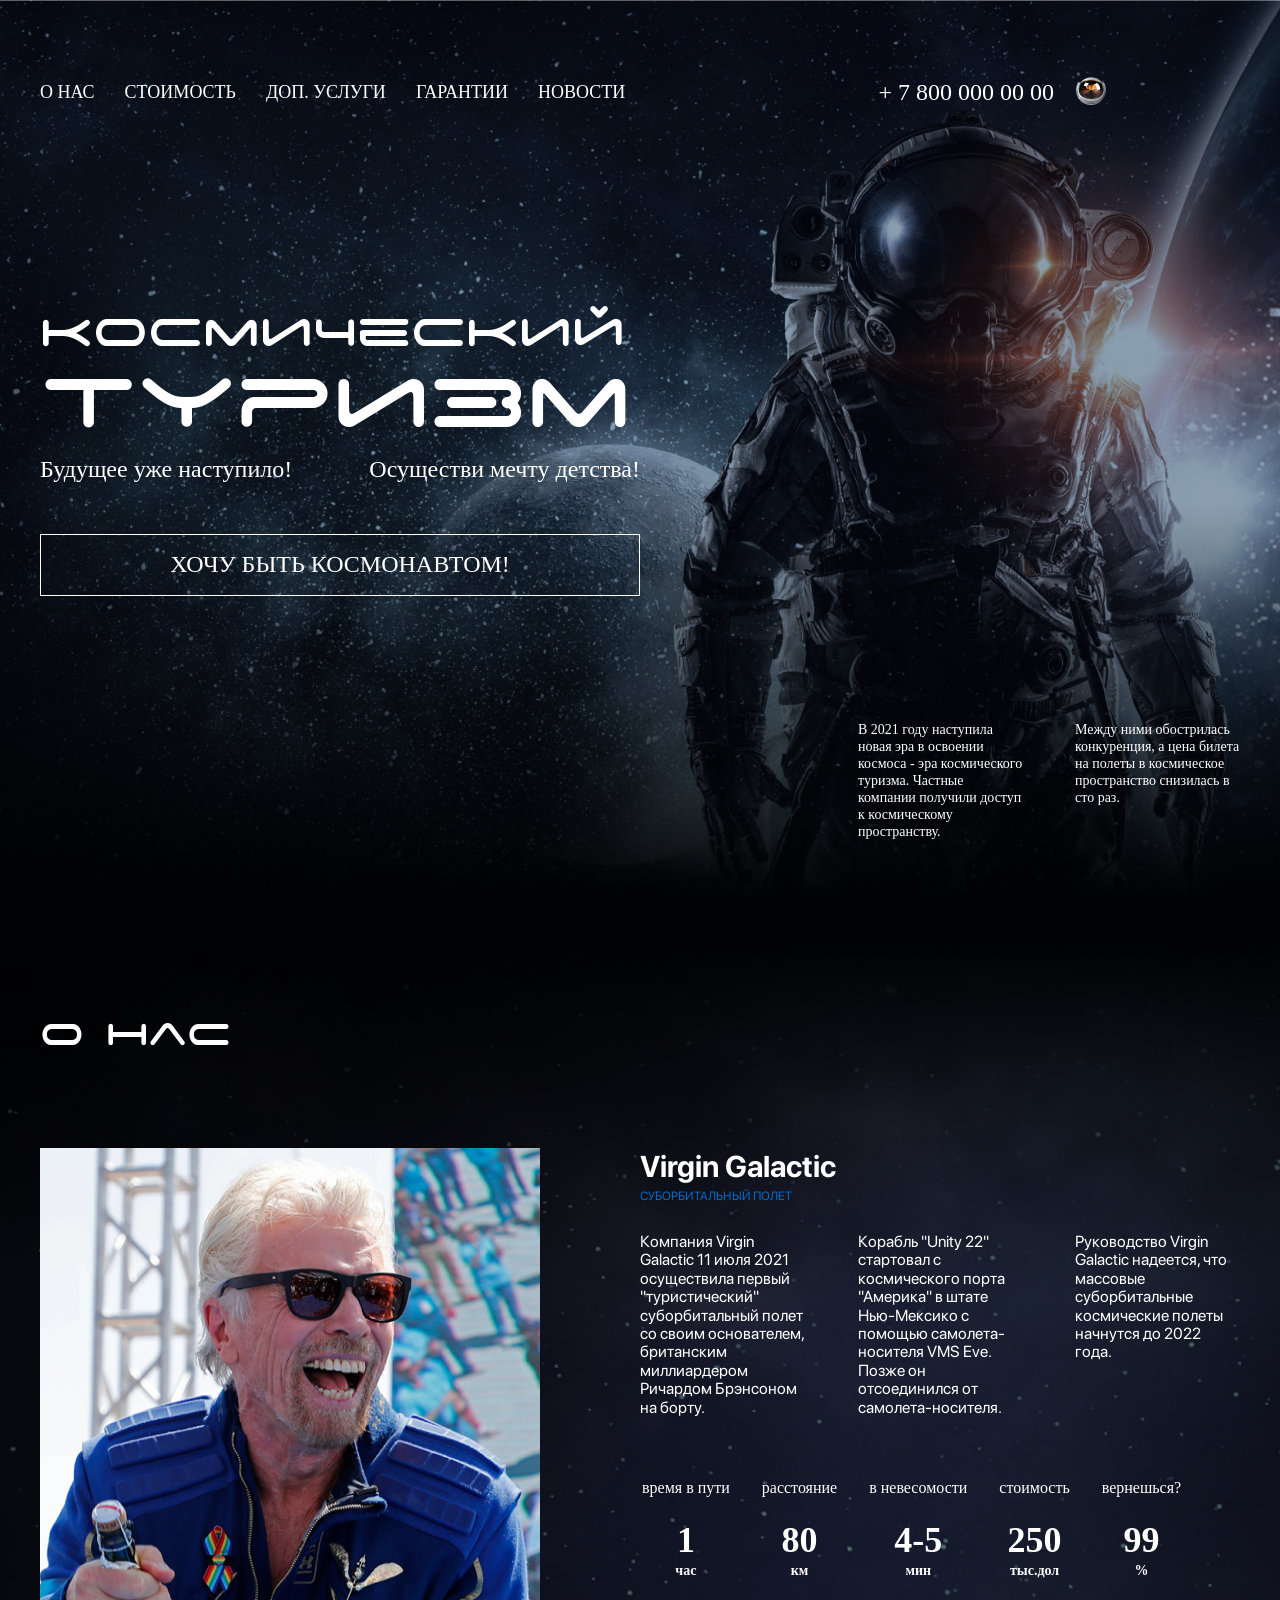
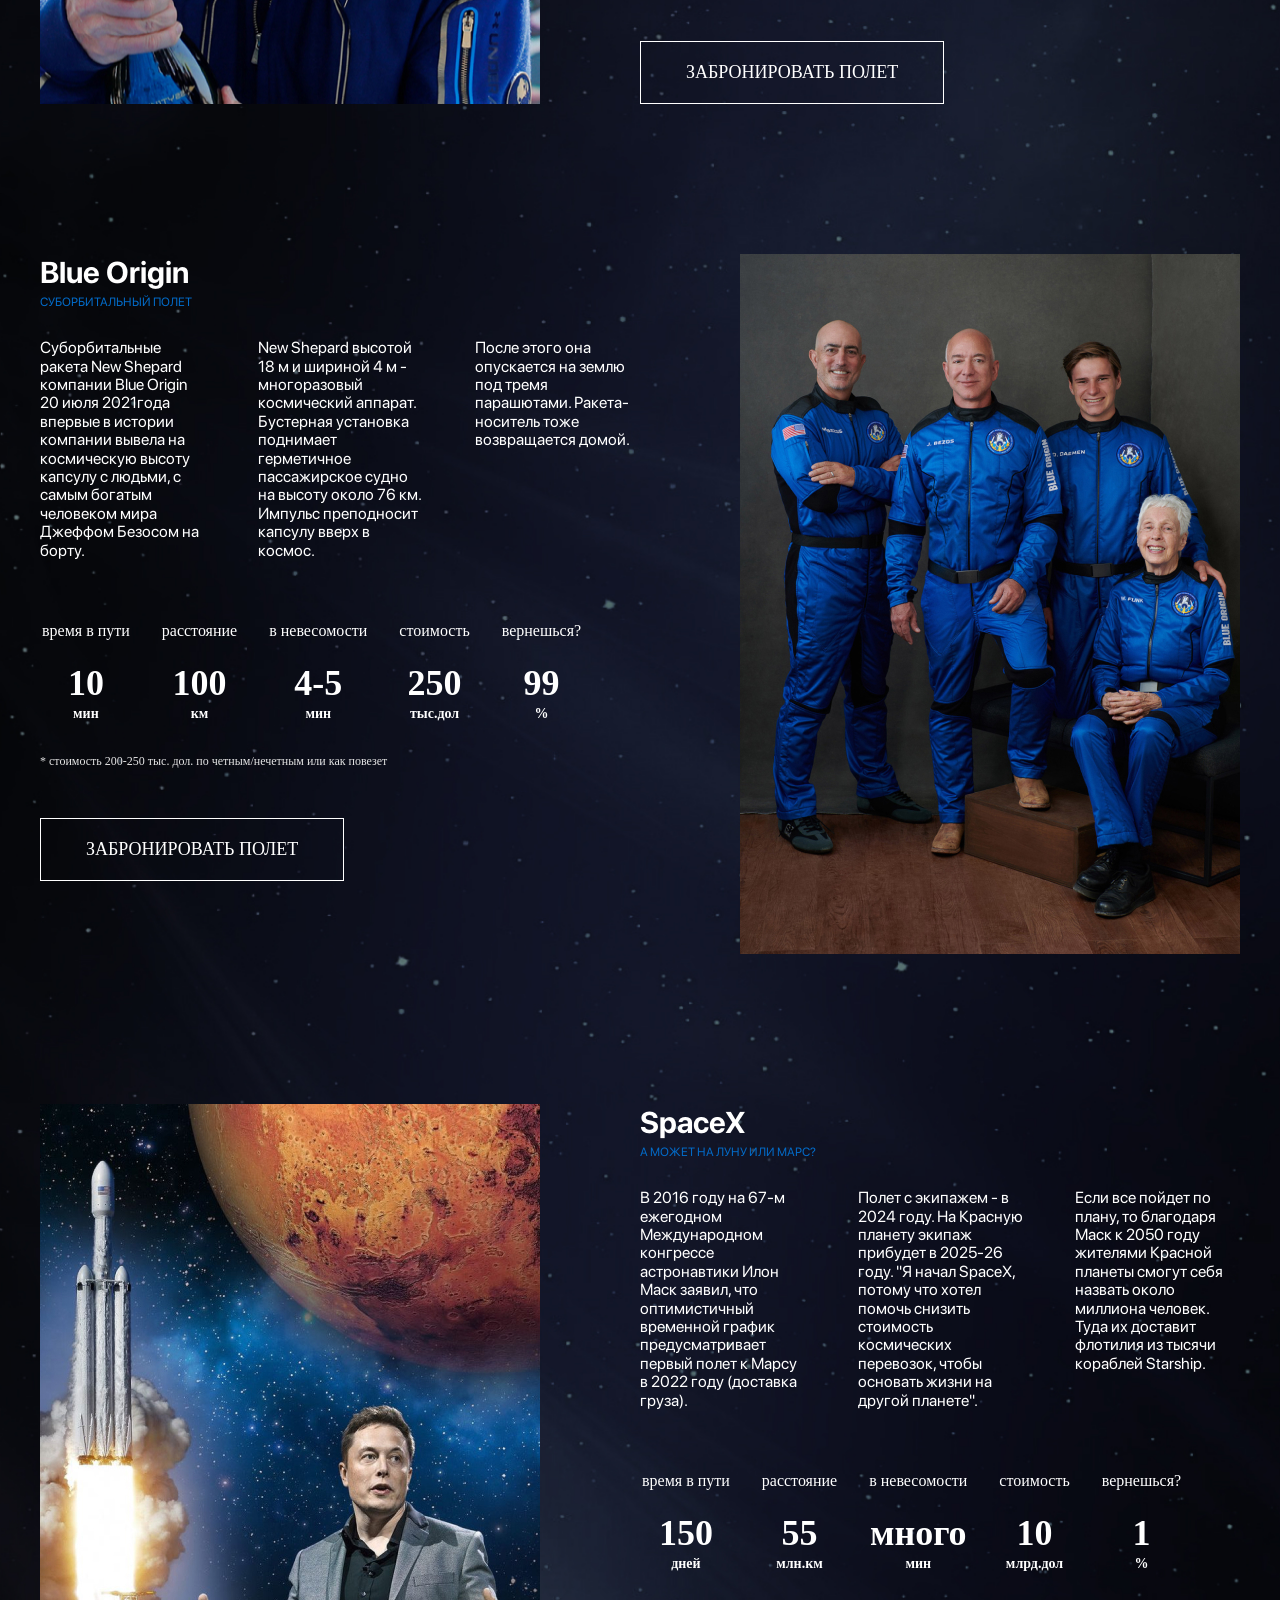
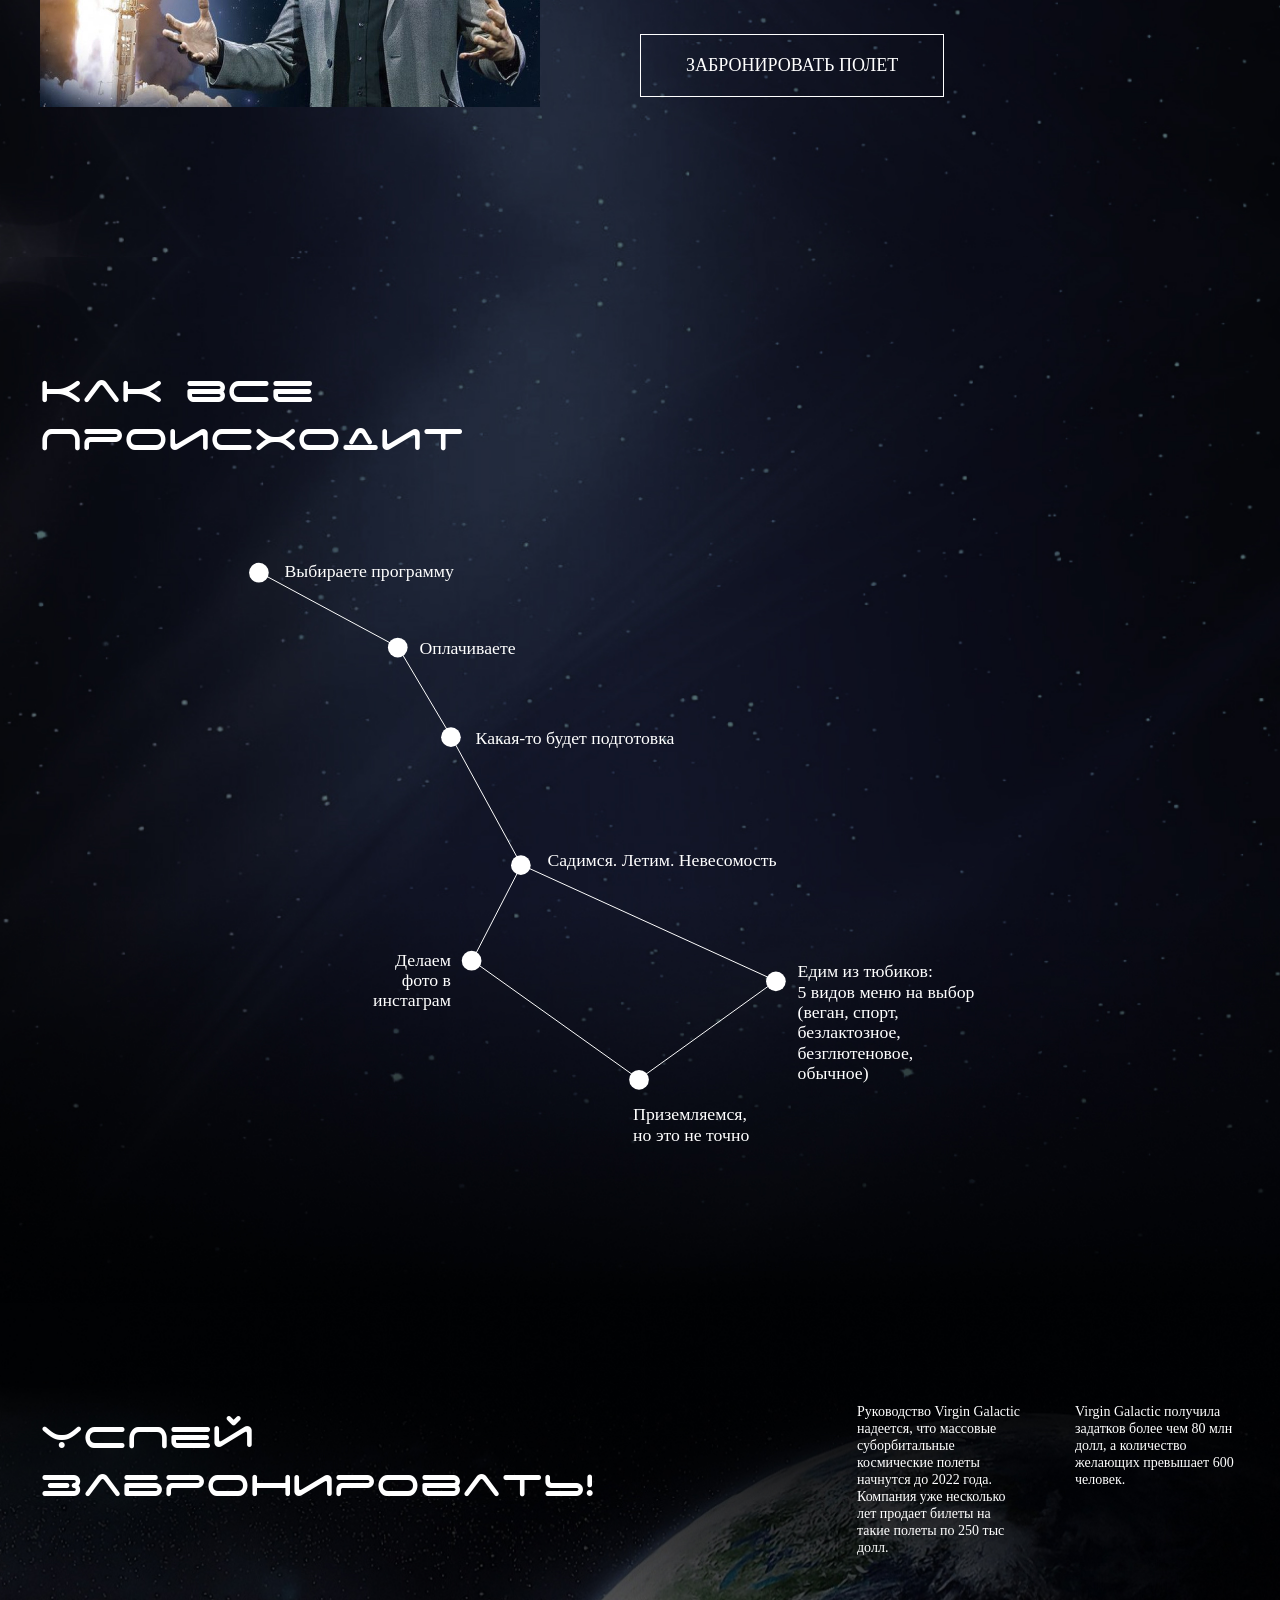
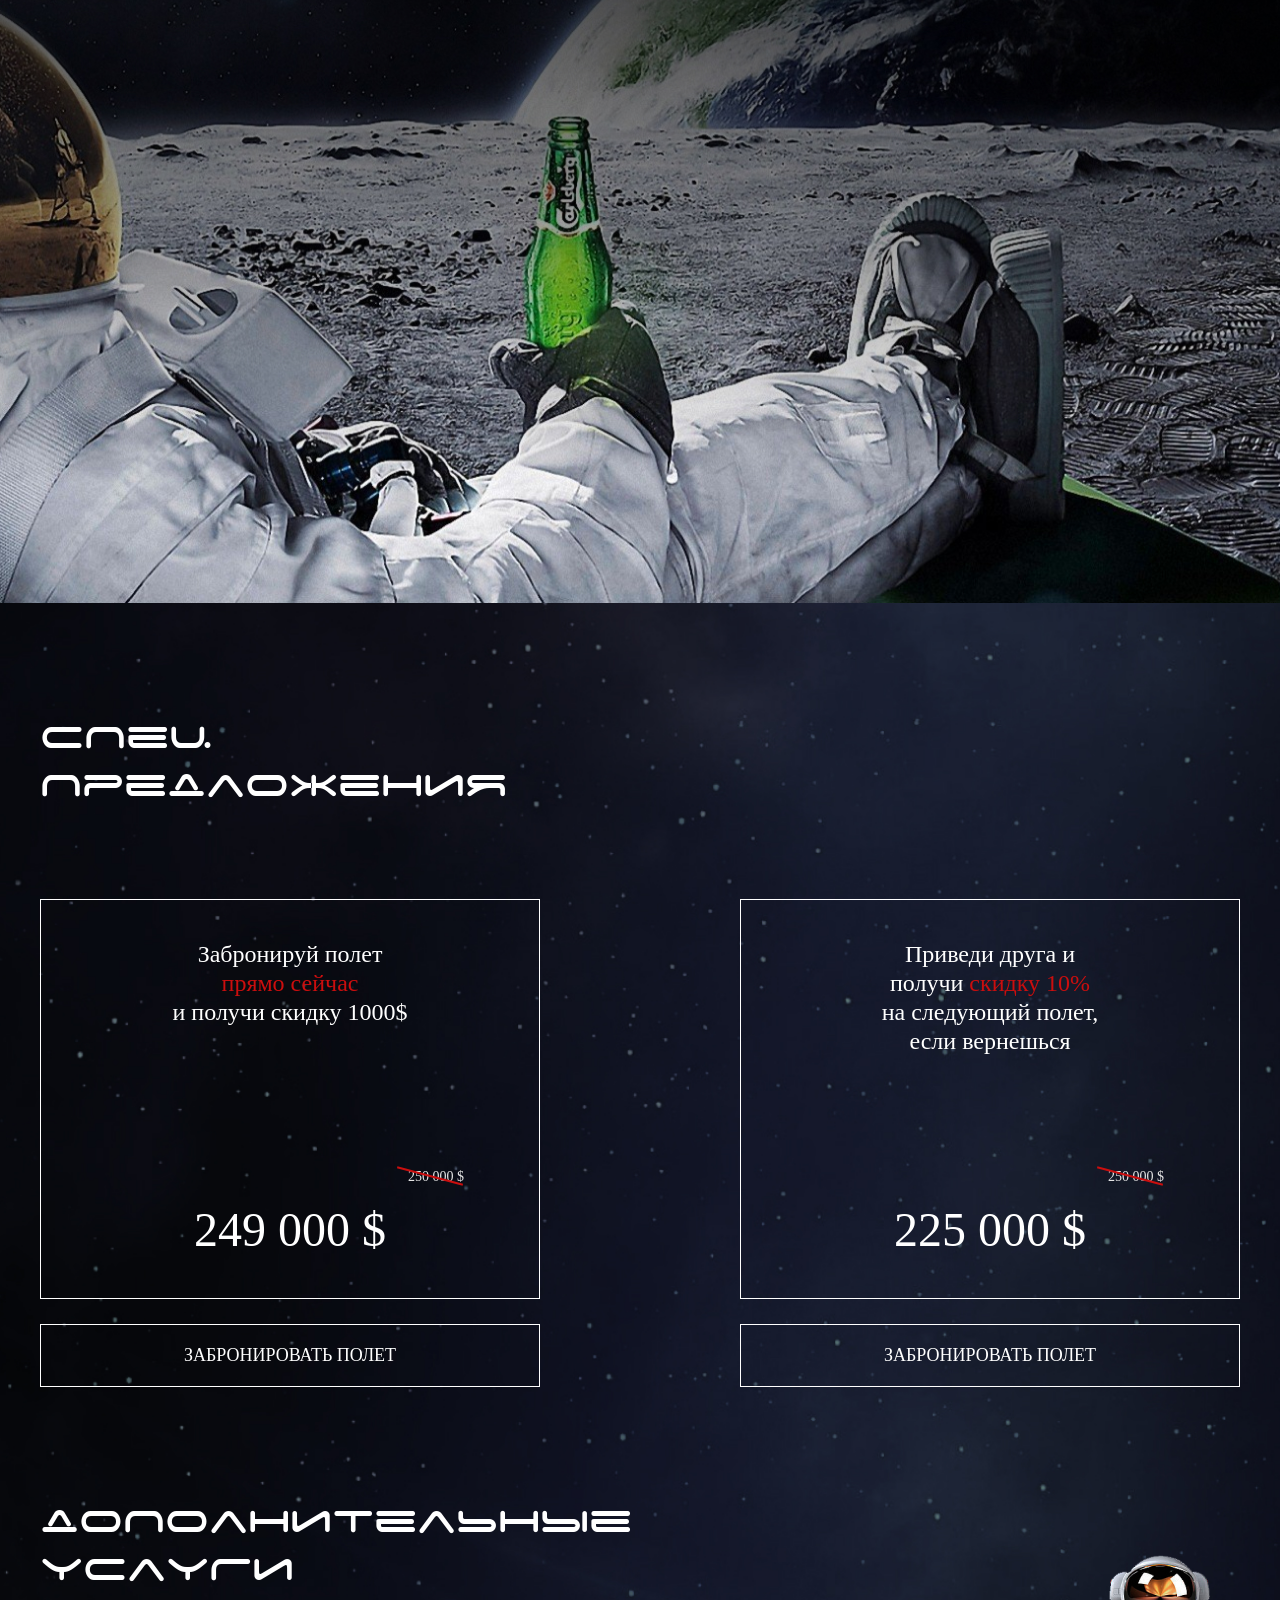
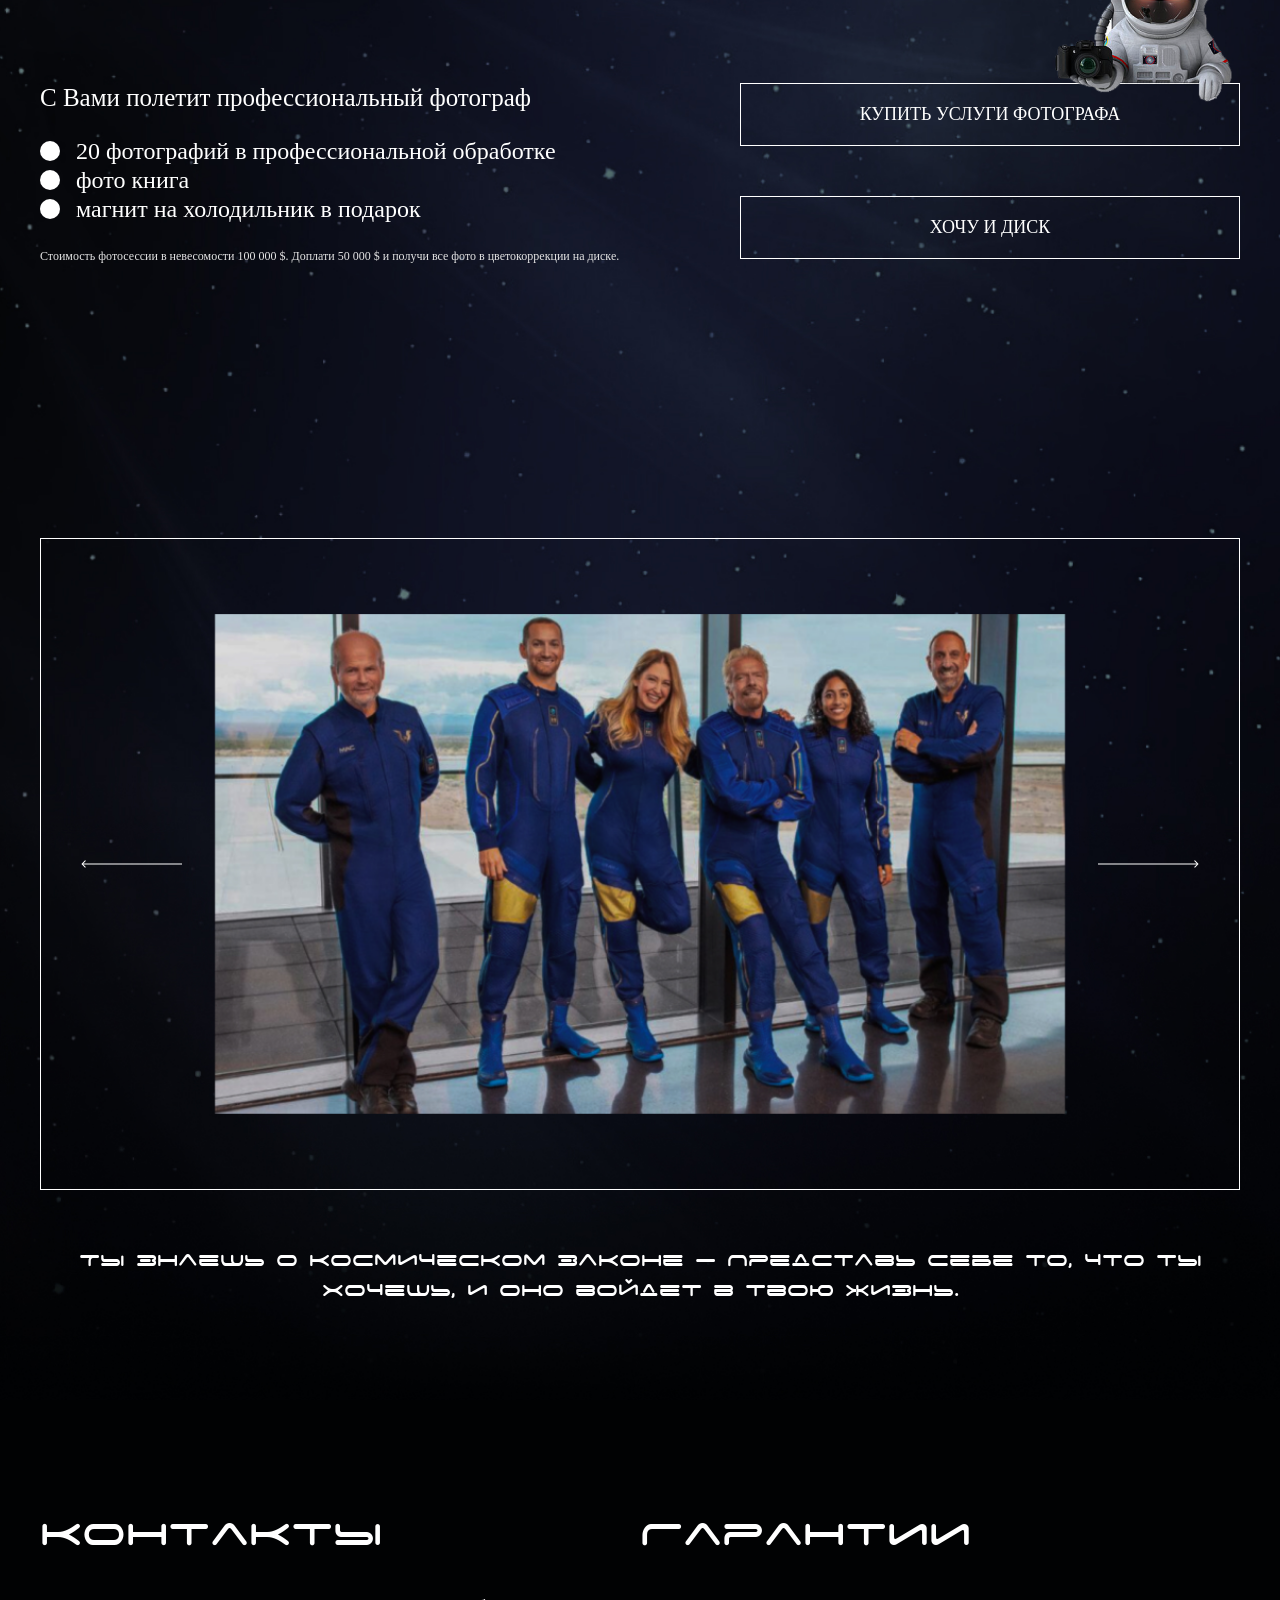
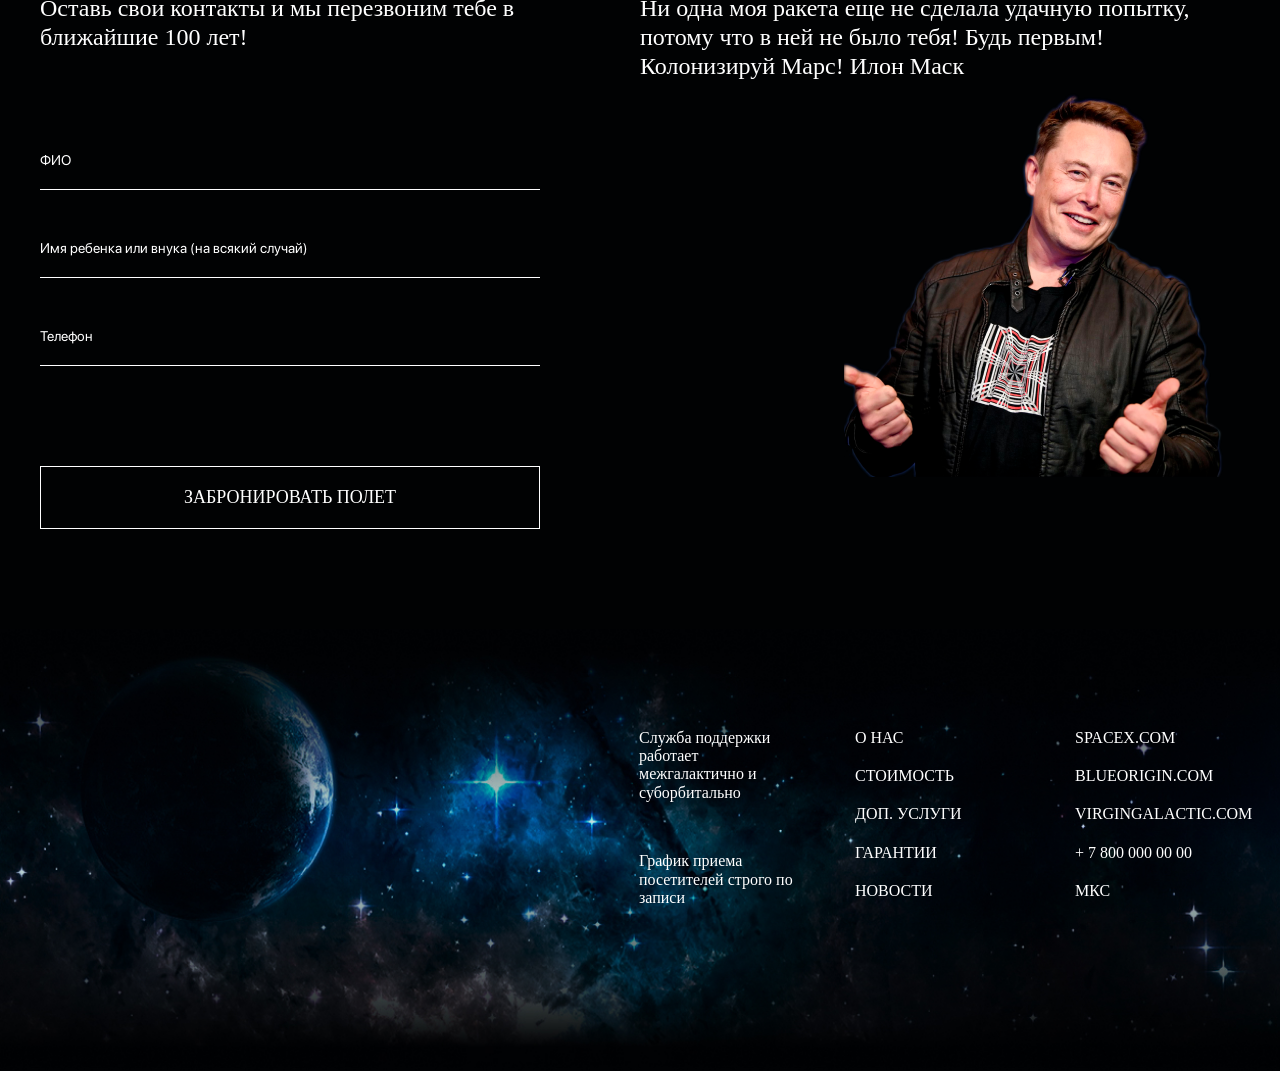
<file: app/index.html>
<!DOCTYPE html>
<html lang="ru">
  <head>
    <meta charset="UTF-8" />
    <meta name="viewport" content="width=device-width, initial-scale=1.0" />
    <meta http-equiv="X-UA-Compatible" content="ie=edge" />
    <meta
      name="keywords"
      content="Космический Туризм, Космос, Полет, Шатл, Илон, Илон Маск, Маск, SpaceX, Space, Elon, Musk, virgingalactic, blue origin, купить"
    />
    <meta
      name="description"
      content="Космический Туризм - единственное, захватывающее путеществие за пределы нашей Земли. Будьте одними из первых кто покорит туристическмй космос. Станьте 'Космонавтом', купив билет на шатл."
    />
    <link
      rel="icon"
      type="image/png"
      sizes="32x32"
      href="favicon/favicon-32x32.png"
    />

    <link
      rel="icon"
      type="image/png"
      sizes="16x16"
      href="favicon/favicon-16x16.png"
    />
    <meta name="theme-color" content="#ffffff" />
    <title>Космический Tуризм</title>
   
    <link rel="stylesheet" href="css/style.min.css" />
  </head>
  <body>
    <header class="header">
      <div class="container">
        <div class="header__inner">
          <div class="header__top">
            <nav class="menu">
              <button class="menu-burger"><span></span></button>
              <ul class="menu__list">
                <li class="menu__item">
                  <a class="menu__link" href="#">О НАС </a>
                </li>

                <li class="menu__item">
                  <a class="menu__link" href="#">СТОИМОСТЬ</a>
                </li>

                <li class="menu__item">
                  <a class="menu__link" href="#">ДОП. УСЛУГИ</a>
                </li>

                <li class="menu__item">
                  <a class="menu__link" href="#">ГАРАНТИИ</a>
                </li>

                <li class="menu__item">
                  <a class="menu__link" href="#">НОВОСТИ</a>
                </li>
              </ul>
            </nav>
            <a class="phone" href="tel:+78000000000">+ 7 800 000 00 00</a>

            <button class="login">
              <img
                src="images/icon/helmet.png"
                alt="helmet"
                class="login__img"
              />
            </button>
          </div>
          <div class="header__content">
            <h1 class="header__title">космический<span> туризм</span></h1>
            <div class="header__text">
              <p>Будущее уже наступило!</p>
              <p>Осуществи мечту детства!</p>
            </div>
            <button class="header__btn">Хочу быть космонавтом!</button>
          </div>
          <div class="header__description">
            <p class="header__description-text">
              В 2021 году наступила новая эра в освоении космоса - эра
              космического туризма. Частные компании получили доступ к
              космическому пространству.
            </p>
            <p class="header__description-text">
              Между ними обострилась конкуренция, а цена билета на полеты в
              космическое пространство снизилась в сто раз.
            </p>
          </div>
        </div>
      </div>
    </header>
    <main class="main">
      <section class="about">
        <div class="container">
          <h2 class="title">О нас</h2>
          <div class="about__item">
            <img
              src="images/content/richard-branson.jpg"
              alt="Virgin Galactic"
              class="about__img"
            />
            <div class="about__content">
              <h3 class="about__content-title">Virgin Galactic</h3>
              <h5 class="about__content-subtitle">суборбитальный полет</h5>
              <div class="about__content-text">
                <p>
                  Компания Virgin Galactic 11 июля 2021 осуществила первый
                  "туристический" суборбитальный полет со своим основателем,
                  британским миллиардером Ричардом Брэнсоном на борту.
                </p>
                <p>
                  Корабль "Unity 22" стартовал с космического порта "Америка" в
                  штате Нью-Мексико с помощью самолета-носителя VMS Eve. Позже
                  он отсоединился от самолета-носителя.
                </p>
                <p>
                  Руководство Virgin Galactic надеется, что массовые
                  суборбитальные космические полеты начнутся до 2022 года.
                </p>
              </div>
              <table class="table__content">
                <tr class="table__tr">
                  <td class="table__td">время в пути</td>
                  <td class="table__td">расстояние</td>
                  <td class="table__td">в невесомости</td>
                  <td class="table__td">стоимость</td>
                  <td class="table__td">вернешься?</td>
                </tr>
                <tr class="table__tr">
                  <td aria-label="время в пути" class="table__td">
                    1 <span>час</span>
                  </td>
                  <td aria-label="расстояние" class="table__td">
                    80 <span>км</span>
                  </td>
                  <td aria-label="в невесомости" class="table__td">
                    4-5
                    <span>мин</span>
                  </td>
                  <td aria-label="стоимость" class="table__td">
                    250
                    <span>тыс.дол</span>
                  </td>
                  <td aria-label="вернешься?" class="table__td">
                    99
                    <span>%</span>
                  </td>
                </tr>
              </table>
              <button class="button">ЗАБРОНИРОВАТЬ ПОЛЕТ</button>
            </div>
          </div>

          <div class="about__item">
            <img
              src="images/content/blue_original.jpg"
              alt="Blue Origin"
              class="about__img"
            />
            <div class="about__content">
              <h3 class="about__content-title">Blue Origin</h3>
              <h5 class="about__content-subtitle">суборбитальный полет</h5>
              <div class="about__content-text">
                <p>
                  Суборбитальные ракета New Shepard компании Blue Origin 20 июля
                  2021года впервые в истории компании вывела на космическую
                  высоту капсулу с людьми, с самым богатым человеком мира
                  Джеффом Безосом на борту.
                </p>
                <p>
                  New Shepard высотой 18 м и шириной 4 м - многоразовый
                  космический аппарат. Бустерная установка поднимает герметичное
                  пассажирское судно на высоту около 76 км. Импульс преподносит
                  капсулу вверх в космос.
                </p>
                <p>
                  После этого она опускается на землю под тремя парашютами.
                  Ракета-носитель тоже возвращается домой.
                </p>
              </div>
              <table class="table__content">
                <caption class="table__caption">
                  * стоимость 200-250 тыс. дол. по четным/нечетным или как
                  повезет
                </caption>
                <tr class="table__tr">
                  <td class="table__td">время в пути</td>
                  <td class="table__td">расстояние</td>
                  <td class="table__td">в невесомости</td>
                  <td class="table__td">стоимость</td>
                  <td class="table__td">вернешься?</td>
                </tr>
                <tr class="table__tr">
                  <td aria-label="время в пути" class="table__td">
                    10 <span>мин</span>
                  </td>
                  <td aria-label="расстояние" class="table__td">
                    100 <span>км</span>
                  </td>
                  <td aria-label="в невесомости" class="table__td">
                    4-5
                    <span>мин</span>
                  </td>
                  <td aria-label="стоимость" class="table__td">
                    250
                    <span>тыс.дол</span>
                  </td>
                  <td aria-label="вернешься?" class="table__td">
                    99
                    <span>%</span>
                  </td>
                </tr>
              </table>

              <button class="button">ЗАБРОНИРОВАТЬ ПОЛЕТ</button>
            </div>
          </div>
          <div class="about__item">
            <img
              src="images/content/spacex.jpg"
              alt="Space X"
              class="about__img"
            />
            <div class="about__content">
              <h3 class="about__content-title">SpaceX</h3>
              <h5 class="about__content-subtitle">А может на Луну или Марс?</h5>
              <div class="about__content-text">
                <p>
                  В 2016 году на 67-м ежегодном Международном конгрессе
                  астронавтики Илон Маск заявил, что оптимистичный временной
                  график предусматривает первый полет к Марсу в 2022 году
                  (доставка груза).
                </p>
                <p>
                  Полет с экипажем - в 2024 году. На Красную планету экипаж
                  прибудет в 2025-26 году. "Я начал SpaceX, потому что хотел
                  помочь снизить стоимость космических перевозок, чтобы основать
                  жизни на другой планете".
                </p>
                <p>
                  Если все пойдет по плану, то благодаря Маск к 2050 году
                  жителями Красной планеты смогут себя назвать около миллиона
                  человек. Туда их доставит флотилия из тысячи кораблей
                  Starship.
                </p>
              </div>
              <table class="table__content">
                <tr class="table__tr">
                  <td class="table__td">время в пути</td>
                  <td class="table__td">расстояние</td>
                  <td class="table__td">в невесомости</td>
                  <td class="table__td">стоимость</td>
                  <td class="table__td">вернешься?</td>
                </tr>
                <tr class="table__tr">
                  <td aria-label="время в пути" class="table__td">
                    150 <span>дней</span>
                  </td>
                  <td aria-label="расстояние" class="table__td">
                    55 <span>млн.км</span>
                  </td>
                  <td aria-label="в невесомости" class="table__td">
                    много
                    <span>мин</span>
                  </td>
                  <td aria-label="стоимость" class="table__td">
                    10
                    <span>млрд.дол</span>
                  </td>
                  <td aria-label="вернешься?" class="table__td">
                    1
                    <span>%</span>
                  </td>
                </tr>
              </table>
              <button class="button">ЗАБРОНИРОВАТЬ ПОЛЕТ</button>
            </div>
          </div>
        </div>
      </section>
       <section class="stars">
        <div class="container">
          <h2 class="title">
            Как все <br />
            происходит
          </h2>
          <div class="stars__box">
            <svg
              width="805"
              height="645"
              viewBox="0 0 815 655"
              fill="none"
              xmlns="http://www.w3.org/2000/svg"
            >
              <line
                x1="20.2474"
                y1="19.56552"
                x2="161.247"
                y2="95.5655"
                stroke="white"
              />
              <line
                x1="161.43"
                y1="95.7448"
                x2="215.43"
                y2="186.745"
                stroke="white"
              />
              <line
                x1="215.439"
                y1="186.76"
                x2="286.439"
                y2="316.76"
                stroke="white"
              />
              <line
                x1="286.444"
                y1="317.229"
                x2="236.444"
                y2="414.229"
                stroke="white"
              />
              <line
                x1="286.207"
                y1="316.545"
                x2="545.207"
                y2="434.545"
                stroke="white"
              />
              <line
                x1="236.29"
                y1="413.593"
                x2="406.29"
                y2="534.593"
                stroke="white"
              />
              <line
                x1="405.708"
                y1="534.594"
                x2="544.708"
                y2="434.594"
                stroke="white"
              />
              <g>
                <circle cx="20" cy="20" r="10" fill="white" />
                <text x="46" y="24" fill="white">Выбираете программу</text>
              </g>
              <g>
                <circle cx="161" cy="96" r="10" fill="white" />
                <text x="183" y="103" fill="white">Оплачиваете</text>
              </g>
              <g>
                <circle cx="215" cy="187" r="10" fill="white" />
                <text x="240" y="194" fill="white">
                  Какая-то будет подготовка
                </text>
              </g>
              <g>
                <circle cx="286" cy="317" r="10" fill="white" />
                <text x="313" y="318" fill="white">
                  Садимся. Летим. Невесомость
                </text>
              </g>
              <g>
                <circle cx="236" cy="414" r="10" fill="white" />
                <foreignObject
                class=" stars__box stars__box--right-text"
                  x="75"
                  y="403"
                  fill="white"
                  width="140"
                  height="100"
                >
                  <p>
                    Делаем <br> фото в <br> инстаграм
                  </p>
                </foreignObject>
              </g>
              <g>
                <circle cx="406" cy="535" r="10" fill="white" />
                <foreignObject
                  x="400"
                  y="560"
                  fill="white"
                  width="200"
                  height="50"
                >
                  <p>
                    Приземляемся, <br> но это не точно
                  </p>
                </foreignObject>
              </g>
              <g>
                <circle cx="545" cy="435" r="10" fill="white" />
                <foreignObject
                  x="567"
                  y="415"
                  fill="white"
                  width="380"
                  height="150"
                >
                  <p>
                    Едим из тюбиков:<br>  5 видов меню  на выбор <br>(веган, спорт, <br>
                    безлактозное,<br> безглютеновое,<br> обычное)
                  </p>
                </foreignObject>
              </g>
            </svg>
          </div>
          <div class="stars__box-list">
            <ul class="stars__list">
              <li class="stars__list-item">Выбираете программу</li>
              <li class="stars__list-item">Оплачиваете</li>
              <li class="stars__list-item">Какая-то будет подготовка</li>
              <li class="stars__list-item">Садимся. Летим. Невесомость</li>
              <li class="stars__list-item">
                Делаем фото в инстаграм</li>
                <li class="stars__list-item">
                  Едим из тюбиков: 5 видов меню  на выбор (веган, спорт,
                  безлактозное,безглютеновое, обычное)</li>
                  <li class="stars__list-item">
                    Приземляемся,  но это не точно
                  </li>
                </ul>
          </div>
        </div>
      </section> 
       <section class="spaceman">
        <div class="container">
          <div class="spaceman__inner">
            <h2 class="title">Успей забронировать!</h2>

            <div class="spaceman__content">
              <p class="spaceman__text">
                Руководство Virgin Galactic надеется, что массовые
                суборбитальные космические полеты начнутся до 2022 года.
                Компания уже несколько лет продает билеты на такие полеты по 250
                тыс долл.
              </p>
              <p class="spaceman__text">
                Virgin Galactic получила задатков более чем 80 млн долл, а
                количество желающих превышает 600 человек.
              </p>
            </div>
          </div>
        </div>
      </section>
      
      <section class="special">
        <div class="special-offer">
          <div class="container">
            <h2 class="title">
              Спец <br />
              предложения
            </h2>
            <div class="special-offer__inner">
              <div class="special-offer__item">
                <div class="special-offer__item-box">
                  <p class="special-offer__text">
                    Забронируй полет <br><span> прямо сейчас</span> <br />
                    и получи скидку 1000$
                  </p>
                  <div class="special-offer__price">
                    <p class="special-offer__price-old">250 000 $</p>
                    <p class="special-offer__price-new">249 000 $</p>
                  </div>
                </div>
                <button class="button special-offer__btn">
                  ЗАБРОНИРОВАТЬ ПОЛЕТ
                </button>
              </div>
              <div class="special-offer__item">
                <div class="special-offer__item-box">
                  <p class="special-offer__text">
                    Приведи друга и получи <span> скидку 10% </span> <br />
                    на следующий полет, если вернешься
                  </p>
                  <div class="special-offer__price">
                    <p class="special-offer__price-old">250 000 $</p>
                    <p class="special-offer__price-new">225 000 $</p>
                  </div>
                </div>
                <button class="button special-offer__btn">
                  ЗАБРОНИРОВАТЬ ПОЛЕТ
                </button>
              </div>
            </div>
          </div>
        </div>
        <div class="special-services">
          <div class="container">
            <h2 class="title">
              Дополнительные <br />
              услуги
            </h2>
            <div class="special-services__inner">
              <div class="special-services__box-list">
                <p class="special-services__list-title">
                  С Вами полетит профессиональный фотограф
                </p>
                <ul class="special-services__list">
                  <li class="special-services__list-item">
                    20 фотографий в профессиональной обработке
                  </li>
                  <li class="special-services__list-item">фото книга</li>
                  <li class="special-services__list-item">
                    магнит на холодильник в подарок
                  </li>
                </ul>
                <p class="special-services__caption">
                  Стоимость фотосессии в невесомости 100 000 $. Доплати 50 000 $
                  и получи все фото в цветокоррекции на диске.
                </p>
              </div>
              <div class="special-services__buttons">
                <button
                  class="button special-services__btn special-services__btn--first"
                >
                  КУПИТЬ УСЛУГИ ФОТОГРАФА
                </button>

                <button class="button special-services__btn">
                  ХОЧУ И ДИСК
                </button>
              </div>
            </div>
          </div>
        </div>
        
         <div class="slider">
          <div class="container">
            <div class="slider__inner">
              <div class="slider__box">
                <div class="slider__box-item">
                  <img
                    src="images/content/slider_01.jpg"
                    alt="Slider_content"
                    class="slider__box-img"
                  />
                </div>
                <div class="slider__box-item">
                  <img
                    src="images/content/slider_02.jpg"
                    alt="Slider_content"
                    class="slider__box-img"
                  />
                </div>
                <div class="slider__box-item">
                  <img
                    src="images/content/slider_03.jpg"
                    alt="Slider_content"
                    class="slider__box-img"
                  />
                </div>
                <div class="slider__box-item">
                  <img
                    src="images/content/slider_04.jpg"
                    alt="Slider_content"
                    class="slider__box-img"
                  />
                </div>
                <div class="slider__box-item">
                  <img
                    src="images/content/slider_05.jpg"
                    alt="Slider_content"
                    class="slider__box-img"
                  />
                </div>
              </div>
            </div>

            <p class="slider__description">
              Ты знаешь о Космическом законе – представь себе то, что ты хочешь,
              и оно войдет в твою жизнь.
            </p>
          </div>
        </div>  
      </section>
      
      <section class="contact">
        <div class="container">
          <div class="contact__inner">
            <div class="contact__box">
              <h2 class="title contact__title">Контакты</h2>
              <p class="contact__box-text">
                Оставь свои контакты и мы перезвоним тебе в ближайшие 100 лет!
              </p>
              <form class="contact__form" action="get">
                <input
                  type="text"
                  placeholder="ФИО"
                  class="contact__form-input"
                />
                <input
                  type="text"
                  placeholder="Имя ребенка или внука (на всякий случай)"
                  class="contact__form-input"
                />
                <input
                  type="tel"
                  placeholder="Телефон"
                  class="contact__form-input"
                />
                <button class="button contact__form-btn" type="submit">
                  ЗАБРОНИРОВАТЬ ПОЛЕТ
                </button>
              </form>
            </div>
            <div class="contact__info">
              <h2 class="title contact__title">Гарантии</h2>
              <p class="contact__info-text">
                Ни одна моя ракета еще не сделала удачную попытку, потому что в
                ней не было тебя! Будь первым! Колонизируй Марс! Илон Маск
              </p>
              <img
                class="contact__info-img"
                src="images/content/musk.png"
                alt="Elon Musk"
              />
            </div>
          </div>
        </div>
      </section>
    </main>
     <footer class="footer">
      <div class="container">
        <div class="footer__inner">
          <div class="footer__text">
            <p>Служба поддержки работает межгалактично и суборбитально</p>
            <p>График приема посетителей строго по записи</p>
          </div>
          <div class="footer__box">
        

            <ul class="footer__menu">
              <li class="footer__item">
                <a class="footer__link" href="#">О НАС </a>
              </li>

            <li class="footer__item">
              <a class="footer__link" href="#">СТОИМОСТЬ</a>
            </li>

            <li class="footer__item">
              <a class="footer__link" href="#">ДОП. УСЛУГИ</a>
            </li>

            <li class="footer__item">
              <a class="footer__link" href="#">ГАРАНТИИ</a>
            </li>

            <li class="footer__item">
              <a class="footer__link" href="#">НОВОСТИ</a>
            </li>
          </ul>
          <ul class="footer__links">
            <li class="footer__links-item">
              <a class="footer__links-link" href="#">spacex.com </a>
            </li>

            <li class="footer__links-item">
              <a class="footer__links-link" href="#">blueorigin.com</a>
            </li>

            <li class="footer__links-item">
              <a class="footer__links-link" href="#">virgingalactic.com</a>
            </li>

            <li class="footer__links-item">
              <a class="footer__links-link" href="tel:+78000000000"
                >+ 7 800 000 00 00</a
              >
            </li>

            <li class="footer__links-item">
              <a class="footer__links-link" href="#">МКС</a>
            </li>
          </ul>
        </div>
        </div>
      </div>
    </footer>

    <script src="js/jquery.min.js"></script>
    <script src="js/slick.min.js"></script>
    <script src="js/jquery.fancybox.min.js"></script>
    <script src="js/main.min.js"></script>
  </body>
</html>
</file>
<file: app/css/style.min.css>
.slick-slider{position:relative;display:block;-webkit-box-sizing:border-box;box-sizing:border-box;-webkit-user-select:none;-moz-user-select:none;-ms-user-select:none;user-select:none;-webkit-touch-callout:none;-khtml-user-select:none;-ms-touch-action:pan-y;touch-action:pan-y;-webkit-tap-highlight-color:rgba(0,0,0,0)}.slick-list{position:relative;display:block;overflow:hidden;margin:0;padding:0}.slick-list:focus{outline:none}.slick-list.dragging{cursor:pointer}.slick-slider .slick-track,.slick-slider .slick-list{-webkit-transform:translate3d(0, 0, 0);-ms-transform:translate3d(0, 0, 0);transform:translate3d(0, 0, 0)}.slick-track{position:relative;top:0;left:0;display:block;margin-left:auto;margin-right:auto}.slick-track:before,.slick-track:after{display:table;content:""}.slick-track:after{clear:both}.slick-loading .slick-track{visibility:hidden}.slick-slide{display:none;float:left;height:100%;min-height:1px}[dir=rtl] .slick-slide{float:right}.slick-slide img{display:block}.slick-slide.slick-loading img{display:none}.slick-slide.dragging img{pointer-events:none}.slick-initialized .slick-slide{display:block}.slick-loading .slick-slide{visibility:hidden}.slick-vertical .slick-slide{display:block;height:auto;border:1px solid rgba(0,0,0,0)}.slick-arrow.slick-hidden{display:none}body.compensate-for-scrollbar{overflow:hidden}.fancybox-active{height:auto}.fancybox-is-hidden{left:-9999px;margin:0;position:absolute !important;top:-9999px;visibility:hidden}.fancybox-container{-webkit-backface-visibility:hidden;height:100%;left:0;outline:none;position:fixed;-webkit-tap-highlight-color:rgba(0,0,0,0);top:0;-ms-touch-action:manipulation;touch-action:manipulation;-webkit-transform:translateZ(0);transform:translateZ(0);width:100%;z-index:99992}.fancybox-container *{-webkit-box-sizing:border-box;box-sizing:border-box}.fancybox-outer,.fancybox-inner,.fancybox-bg,.fancybox-stage{bottom:0;left:0;position:absolute;right:0;top:0}.fancybox-outer{-webkit-overflow-scrolling:touch;overflow-y:auto}.fancybox-bg{background:#1e1e1e;opacity:0;-webkit-transition-duration:inherit;-o-transition-duration:inherit;transition-duration:inherit;-webkit-transition-property:opacity;-o-transition-property:opacity;transition-property:opacity;-webkit-transition-timing-function:cubic-bezier(0.47, 0, 0.74, 0.71);-o-transition-timing-function:cubic-bezier(0.47, 0, 0.74, 0.71);transition-timing-function:cubic-bezier(0.47, 0, 0.74, 0.71)}.fancybox-is-open .fancybox-bg{opacity:.9;-webkit-transition-timing-function:cubic-bezier(0.22, 0.61, 0.36, 1);-o-transition-timing-function:cubic-bezier(0.22, 0.61, 0.36, 1);transition-timing-function:cubic-bezier(0.22, 0.61, 0.36, 1)}.fancybox-infobar,.fancybox-toolbar,.fancybox-caption,.fancybox-navigation .fancybox-button{direction:ltr;opacity:0;position:absolute;-webkit-transition:opacity .25s ease,visibility 0s ease .25s;-o-transition:opacity .25s ease,visibility 0s ease .25s;transition:opacity .25s ease,visibility 0s ease .25s;visibility:hidden;z-index:99997}.fancybox-show-infobar .fancybox-infobar,.fancybox-show-toolbar .fancybox-toolbar,.fancybox-show-caption .fancybox-caption,.fancybox-show-nav .fancybox-navigation .fancybox-button{opacity:1;-webkit-transition:opacity .25s ease 0s,visibility 0s ease 0s;-o-transition:opacity .25s ease 0s,visibility 0s ease 0s;transition:opacity .25s ease 0s,visibility 0s ease 0s;visibility:visible}.fancybox-infobar{color:#ccc;font-size:13px;-webkit-font-smoothing:subpixel-antialiased;height:44px;left:0;line-height:44px;min-width:44px;mix-blend-mode:difference;padding:0 10px;pointer-events:none;top:0;-webkit-touch-callout:none;-webkit-user-select:none;-moz-user-select:none;-ms-user-select:none;user-select:none}.fancybox-toolbar{right:0;top:0}.fancybox-stage{direction:ltr;overflow:visible;-webkit-transform:translateZ(0);transform:translateZ(0);z-index:99994}.fancybox-is-open .fancybox-stage{overflow:hidden}.fancybox-slide{-webkit-backface-visibility:hidden;display:none;height:100%;left:0;outline:none;overflow:auto;-webkit-overflow-scrolling:touch;padding:44px;position:absolute;text-align:center;top:0;-webkit-transition-property:opacity,-webkit-transform;transition-property:opacity,-webkit-transform;-o-transition-property:transform,opacity;transition-property:transform,opacity;transition-property:transform,opacity,-webkit-transform;white-space:normal;width:100%;z-index:99994}.fancybox-slide::before{content:"";display:inline-block;font-size:0;height:100%;vertical-align:middle;width:0}.fancybox-is-sliding .fancybox-slide,.fancybox-slide--previous,.fancybox-slide--current,.fancybox-slide--next{display:block}.fancybox-slide--image{overflow:hidden;padding:44px 0}.fancybox-slide--image::before{display:none}.fancybox-slide--html{padding:6px}.fancybox-content{background:#fff;display:inline-block;margin:0;max-width:100%;overflow:auto;-webkit-overflow-scrolling:touch;padding:44px;position:relative;text-align:left;vertical-align:middle}.fancybox-slide--image .fancybox-content{-webkit-animation-timing-function:cubic-bezier(0.5, 0, 0.14, 1);animation-timing-function:cubic-bezier(0.5, 0, 0.14, 1);-webkit-backface-visibility:hidden;background:rgba(0,0,0,0);background-repeat:no-repeat;background-size:100% 100%;left:0;max-width:none;overflow:visible;padding:0;position:absolute;top:0;-ms-transform-origin:top left;-webkit-transform-origin:top left;transform-origin:top left;-webkit-transition-property:opacity,-webkit-transform;transition-property:opacity,-webkit-transform;-o-transition-property:transform,opacity;transition-property:transform,opacity;transition-property:transform,opacity,-webkit-transform;-webkit-user-select:none;-moz-user-select:none;-ms-user-select:none;user-select:none;z-index:99995}.fancybox-can-zoomOut .fancybox-content{cursor:-webkit-zoom-out;cursor:zoom-out}.fancybox-can-zoomIn .fancybox-content{cursor:-webkit-zoom-in;cursor:zoom-in}.fancybox-can-swipe .fancybox-content,.fancybox-can-pan .fancybox-content{cursor:-webkit-grab;cursor:grab}.fancybox-is-grabbing .fancybox-content{cursor:-webkit-grabbing;cursor:grabbing}.fancybox-container [data-selectable=true]{cursor:text}.fancybox-image,.fancybox-spaceball{background:rgba(0,0,0,0);border:0;height:100%;left:0;margin:0;max-height:none;max-width:none;padding:0;position:absolute;top:0;-webkit-user-select:none;-moz-user-select:none;-ms-user-select:none;user-select:none;width:100%}.fancybox-spaceball{z-index:1}.fancybox-slide--video .fancybox-content,.fancybox-slide--map .fancybox-content,.fancybox-slide--pdf .fancybox-content,.fancybox-slide--iframe .fancybox-content{height:100%;overflow:visible;padding:0;width:100%}.fancybox-slide--video .fancybox-content{background:#000}.fancybox-slide--map .fancybox-content{background:#e5e3df}.fancybox-slide--iframe .fancybox-content{background:#fff}.fancybox-video,.fancybox-iframe{background:rgba(0,0,0,0);border:0;display:block;height:100%;margin:0;overflow:hidden;padding:0;width:100%}.fancybox-iframe{left:0;position:absolute;top:0}.fancybox-error{background:#fff;cursor:default;max-width:400px;padding:40px;width:100%}.fancybox-error p{color:#444;font-size:16px;line-height:20px;margin:0;padding:0}.fancybox-button{background:rgba(30,30,30,.6);border:0;border-radius:0;-webkit-box-shadow:none;box-shadow:none;cursor:pointer;display:inline-block;height:44px;margin:0;padding:10px;position:relative;-webkit-transition:color .2s;-o-transition:color .2s;transition:color .2s;vertical-align:top;visibility:inherit;width:44px}.fancybox-button,.fancybox-button:visited,.fancybox-button:link{color:#ccc}.fancybox-button:hover{color:#fff}.fancybox-button:focus{outline:none}.fancybox-button.fancybox-focus{outline:1px dotted}.fancybox-button[disabled],.fancybox-button[disabled]:hover{color:#888;cursor:default;outline:none}.fancybox-button div{height:100%}.fancybox-button svg{display:block;height:100%;overflow:visible;position:relative;width:100%}.fancybox-button svg path{fill:currentColor;stroke-width:0}.fancybox-button--play svg:nth-child(2),.fancybox-button--fsenter svg:nth-child(2){display:none}.fancybox-button--pause svg:nth-child(1),.fancybox-button--fsexit svg:nth-child(1){display:none}.fancybox-progress{background:#ff5268;height:2px;left:0;position:absolute;right:0;top:0;-ms-transform:scaleX(0);-webkit-transform:scaleX(0);transform:scaleX(0);-ms-transform-origin:0;-webkit-transform-origin:0;transform-origin:0;-webkit-transition-property:-webkit-transform;transition-property:-webkit-transform;-o-transition-property:transform;transition-property:transform;transition-property:transform, -webkit-transform;-webkit-transition-timing-function:linear;-o-transition-timing-function:linear;transition-timing-function:linear;z-index:99998}.fancybox-close-small{background:rgba(0,0,0,0);border:0;border-radius:0;color:#ccc;cursor:pointer;opacity:.8;padding:8px;position:absolute;right:-12px;top:-44px;z-index:401}.fancybox-close-small:hover{color:#fff;opacity:1}.fancybox-slide--html .fancybox-close-small{color:currentColor;padding:10px;right:0;top:0}.fancybox-slide--image.fancybox-is-scaling .fancybox-content{overflow:hidden}.fancybox-is-scaling .fancybox-close-small,.fancybox-is-zoomable.fancybox-can-pan .fancybox-close-small{display:none}.fancybox-navigation .fancybox-button{background-clip:content-box;height:100px;opacity:0;position:absolute;top:calc(50% - 50px);width:70px}.fancybox-navigation .fancybox-button div{padding:7px}.fancybox-navigation .fancybox-button--arrow_left{left:0;left:env(safe-area-inset-left);padding:31px 26px 31px 6px}.fancybox-navigation .fancybox-button--arrow_right{padding:31px 6px 31px 26px;right:0;right:env(safe-area-inset-right)}.fancybox-caption{background:-webkit-gradient(linear, left bottom, left top, from(rgba(0, 0, 0, 0.85)), color-stop(50%, rgba(0, 0, 0, 0.3)), color-stop(65%, rgba(0, 0, 0, 0.15)), color-stop(75.5%, rgba(0, 0, 0, 0.075)), color-stop(82.85%, rgba(0, 0, 0, 0.037)), color-stop(88%, rgba(0, 0, 0, 0.019)), to(rgba(0, 0, 0, 0)));background:-o-linear-gradient(bottom, rgba(0, 0, 0, 0.85) 0%, rgba(0, 0, 0, 0.3) 50%, rgba(0, 0, 0, 0.15) 65%, rgba(0, 0, 0, 0.075) 75.5%, rgba(0, 0, 0, 0.037) 82.85%, rgba(0, 0, 0, 0.019) 88%, rgba(0, 0, 0, 0) 100%);background:linear-gradient(to top, rgba(0, 0, 0, 0.85) 0%, rgba(0, 0, 0, 0.3) 50%, rgba(0, 0, 0, 0.15) 65%, rgba(0, 0, 0, 0.075) 75.5%, rgba(0, 0, 0, 0.037) 82.85%, rgba(0, 0, 0, 0.019) 88%, rgba(0, 0, 0, 0) 100%);bottom:0;color:#eee;font-size:14px;font-weight:400;left:0;line-height:1.5;padding:75px 44px 25px 44px;pointer-events:none;right:0;text-align:center;z-index:99996}@supports(padding: max(0px)){.fancybox-caption{padding:75px max(44px,env(safe-area-inset-right)) max(25px,env(safe-area-inset-bottom)) max(44px,env(safe-area-inset-left))}}.fancybox-caption--separate{margin-top:-50px}.fancybox-caption__body{max-height:50vh;overflow:auto;pointer-events:all}.fancybox-caption a,.fancybox-caption a:link,.fancybox-caption a:visited{color:#ccc;text-decoration:none}.fancybox-caption a:hover{color:#fff;text-decoration:underline}.fancybox-loading{-webkit-animation:fancybox-rotate 1s linear infinite;animation:fancybox-rotate 1s linear infinite;background:rgba(0,0,0,0);border:4px solid #888;border-bottom-color:#fff;border-radius:50%;height:50px;left:50%;margin:-25px 0 0 -25px;opacity:.7;padding:0;position:absolute;top:50%;width:50px;z-index:99999}@-webkit-keyframes fancybox-rotate{100%{-webkit-transform:rotate(360deg);transform:rotate(360deg)}}@keyframes fancybox-rotate{100%{-webkit-transform:rotate(360deg);transform:rotate(360deg)}}.fancybox-animated{-webkit-transition-timing-function:cubic-bezier(0, 0, 0.25, 1);-o-transition-timing-function:cubic-bezier(0, 0, 0.25, 1);transition-timing-function:cubic-bezier(0, 0, 0.25, 1)}.fancybox-fx-slide.fancybox-slide--previous{opacity:0;-webkit-transform:translate3d(-100%, 0, 0);transform:translate3d(-100%, 0, 0)}.fancybox-fx-slide.fancybox-slide--next{opacity:0;-webkit-transform:translate3d(100%, 0, 0);transform:translate3d(100%, 0, 0)}.fancybox-fx-slide.fancybox-slide--current{opacity:1;-webkit-transform:translate3d(0, 0, 0);transform:translate3d(0, 0, 0)}.fancybox-fx-fade.fancybox-slide--previous,.fancybox-fx-fade.fancybox-slide--next{opacity:0;-webkit-transition-timing-function:cubic-bezier(0.19, 1, 0.22, 1);-o-transition-timing-function:cubic-bezier(0.19, 1, 0.22, 1);transition-timing-function:cubic-bezier(0.19, 1, 0.22, 1)}.fancybox-fx-fade.fancybox-slide--current{opacity:1}.fancybox-fx-zoom-in-out.fancybox-slide--previous{opacity:0;-webkit-transform:scale3d(1.5, 1.5, 1.5);transform:scale3d(1.5, 1.5, 1.5)}.fancybox-fx-zoom-in-out.fancybox-slide--next{opacity:0;-webkit-transform:scale3d(0.5, 0.5, 0.5);transform:scale3d(0.5, 0.5, 0.5)}.fancybox-fx-zoom-in-out.fancybox-slide--current{opacity:1;-webkit-transform:scale3d(1, 1, 1);transform:scale3d(1, 1, 1)}.fancybox-fx-rotate.fancybox-slide--previous{opacity:0;-ms-transform:rotate(-360deg);-webkit-transform:rotate(-360deg);transform:rotate(-360deg)}.fancybox-fx-rotate.fancybox-slide--next{opacity:0;-ms-transform:rotate(360deg);-webkit-transform:rotate(360deg);transform:rotate(360deg)}.fancybox-fx-rotate.fancybox-slide--current{opacity:1;-ms-transform:rotate(0deg);-webkit-transform:rotate(0deg);transform:rotate(0deg)}.fancybox-fx-circular.fancybox-slide--previous{opacity:0;-webkit-transform:scale3d(0, 0, 0) translate3d(-100%, 0, 0);transform:scale3d(0, 0, 0) translate3d(-100%, 0, 0)}.fancybox-fx-circular.fancybox-slide--next{opacity:0;-webkit-transform:scale3d(0, 0, 0) translate3d(100%, 0, 0);transform:scale3d(0, 0, 0) translate3d(100%, 0, 0)}.fancybox-fx-circular.fancybox-slide--current{opacity:1;-webkit-transform:scale3d(1, 1, 1) translate3d(0, 0, 0);transform:scale3d(1, 1, 1) translate3d(0, 0, 0)}.fancybox-fx-tube.fancybox-slide--previous{-webkit-transform:translate3d(-100%, 0, 0) scale(0.1) skew(-10deg);transform:translate3d(-100%, 0, 0) scale(0.1) skew(-10deg)}.fancybox-fx-tube.fancybox-slide--next{-webkit-transform:translate3d(100%, 0, 0) scale(0.1) skew(10deg);transform:translate3d(100%, 0, 0) scale(0.1) skew(10deg)}.fancybox-fx-tube.fancybox-slide--current{-webkit-transform:translate3d(0, 0, 0) scale(1);transform:translate3d(0, 0, 0) scale(1)}@media all and (max-height: 576px){.fancybox-slide{padding-left:6px;padding-right:6px}.fancybox-slide--image{padding:6px 0}.fancybox-close-small{right:-6px}.fancybox-slide--image .fancybox-close-small{background:#4e4e4e;color:#f2f4f6;height:36px;opacity:1;padding:6px;right:0;top:0;width:36px}.fancybox-caption{padding-left:12px;padding-right:12px}@supports(padding: max(0px)){.fancybox-caption{padding-left:max(12px,env(safe-area-inset-left));padding-right:max(12px,env(safe-area-inset-right))}}}.fancybox-share{background:#f4f4f4;border-radius:3px;max-width:90%;padding:30px;text-align:center}.fancybox-share h1{color:#222;font-size:35px;font-weight:700;margin:0 0 20px 0}.fancybox-share p{margin:0;padding:0}.fancybox-share__button{border:0;border-radius:3px;display:inline-block;font-size:14px;font-weight:700;line-height:40px;margin:0 5px 10px 5px;min-width:130px;padding:0 15px;text-decoration:none;-webkit-transition:all .2s;-o-transition:all .2s;transition:all .2s;-webkit-user-select:none;-moz-user-select:none;-ms-user-select:none;user-select:none;white-space:nowrap}.fancybox-share__button:visited,.fancybox-share__button:link{color:#fff}.fancybox-share__button:hover{text-decoration:none}.fancybox-share__button--fb{background:#3b5998}.fancybox-share__button--fb:hover{background:#344e86}.fancybox-share__button--pt{background:#bd081d}.fancybox-share__button--pt:hover{background:#aa0719}.fancybox-share__button--tw{background:#1da1f2}.fancybox-share__button--tw:hover{background:#0d95e8}.fancybox-share__button svg{height:25px;margin-right:7px;position:relative;top:-1px;vertical-align:middle;width:25px}.fancybox-share__button svg path{fill:#fff}.fancybox-share__input{background:rgba(0,0,0,0);border:0;border-bottom:1px solid #d7d7d7;border-radius:0;color:#5d5b5b;font-size:14px;margin:10px 0 0 0;outline:none;padding:10px 15px;width:100%}.fancybox-thumbs{background:#ddd;bottom:0;display:none;margin:0;-webkit-overflow-scrolling:touch;-ms-overflow-style:-ms-autohiding-scrollbar;padding:2px 2px 4px 2px;position:absolute;right:0;-webkit-tap-highlight-color:rgba(0,0,0,0);top:0;width:212px;z-index:99995}.fancybox-thumbs-x{overflow-x:auto;overflow-y:hidden}.fancybox-show-thumbs .fancybox-thumbs{display:block}.fancybox-show-thumbs .fancybox-inner{right:212px}.fancybox-thumbs__list{font-size:0;height:100%;list-style:none;margin:0;overflow-x:hidden;overflow-y:auto;padding:0;position:absolute;position:relative;white-space:nowrap;width:100%}.fancybox-thumbs-x .fancybox-thumbs__list{overflow:hidden}.fancybox-thumbs-y .fancybox-thumbs__list::-webkit-scrollbar{width:7px}.fancybox-thumbs-y .fancybox-thumbs__list::-webkit-scrollbar-track{background:#fff;border-radius:10px;-webkit-box-shadow:inset 0 0 6px rgba(0,0,0,.3);box-shadow:inset 0 0 6px rgba(0,0,0,.3)}.fancybox-thumbs-y .fancybox-thumbs__list::-webkit-scrollbar-thumb{background:#2a2a2a;border-radius:10px}.fancybox-thumbs__list a{-webkit-backface-visibility:hidden;backface-visibility:hidden;background-color:rgba(0,0,0,.1);background-position:center center;background-repeat:no-repeat;background-size:cover;cursor:pointer;float:left;height:75px;margin:2px;max-height:calc(100% - 8px);max-width:calc(50% - 4px);outline:none;overflow:hidden;padding:0;position:relative;-webkit-tap-highlight-color:rgba(0,0,0,0);width:100px}.fancybox-thumbs__list a::before{border:6px solid #ff5268;bottom:0;content:"";left:0;opacity:0;position:absolute;right:0;top:0;-webkit-transition:all .2s cubic-bezier(0.25, 0.46, 0.45, 0.94);-o-transition:all .2s cubic-bezier(0.25, 0.46, 0.45, 0.94);transition:all .2s cubic-bezier(0.25, 0.46, 0.45, 0.94);z-index:99991}.fancybox-thumbs__list a:focus::before{opacity:.5}.fancybox-thumbs__list a.fancybox-thumbs-active::before{opacity:1}@media all and (max-width: 576px){.fancybox-thumbs{width:110px}.fancybox-show-thumbs .fancybox-inner{right:110px}.fancybox-thumbs__list a{max-width:calc(100% - 10px)}}html{line-height:1.15;-webkit-text-size-adjust:100%}body{margin:0}main{display:block}h1{font-size:2em;margin:.67em 0}hr{-webkit-box-sizing:content-box;box-sizing:content-box;height:0;overflow:visible}pre{font-family:monospace,monospace;font-size:1em}a{background-color:rgba(0,0,0,0)}abbr[title]{border-bottom:none;text-decoration:underline;-webkit-text-decoration:underline dotted;text-decoration:underline dotted}b,strong{font-weight:bolder}code,kbd,samp{font-family:monospace,monospace;font-size:1em}small{font-size:80%}sub,sup{font-size:75%;line-height:0;position:relative;vertical-align:baseline}sub{bottom:-0.25em}sup{top:-0.5em}img{border-style:none}button,input,optgroup,select,textarea{font-family:inherit;font-size:100%;line-height:1.15;margin:0}button,input{overflow:visible}button,select{text-transform:none}button,[type=button],[type=reset],[type=submit]{-webkit-appearance:button}button::-moz-focus-inner,[type=button]::-moz-focus-inner,[type=reset]::-moz-focus-inner,[type=submit]::-moz-focus-inner{border-style:none;padding:0}button:-moz-focusring,[type=button]:-moz-focusring,[type=reset]:-moz-focusring,[type=submit]:-moz-focusring{outline:1px dotted ButtonText}fieldset{padding:.35em .75em .625em}legend{-webkit-box-sizing:border-box;box-sizing:border-box;color:inherit;display:table;max-width:100%;padding:0;white-space:normal}progress{vertical-align:baseline}textarea{overflow:auto}[type=checkbox],[type=radio]{-webkit-box-sizing:border-box;box-sizing:border-box;padding:0}[type=number]::-webkit-inner-spin-button,[type=number]::-webkit-outer-spin-button{height:auto}[type=search]{-webkit-appearance:textfield;outline-offset:-2px}[type=search]::-webkit-search-decoration{-webkit-appearance:none}::-webkit-file-upload-button{-webkit-appearance:button;font:inherit}details{display:block}summary{display:list-item}template{display:none}[hidden]{display:none}*,*::before,*::after{-webkit-box-sizing:border-box;box-sizing:border-box;padding:0;margin:0}a{color:inherit;text-decoration:none}ul{list-style:none}button{background:rgba(0,0,0,0);border:none;cursor:pointer}@font-face{font-family:"sf-pro-display";src:url("../fonts/SF-Pro-Display-Regular.woff2") format("woff2"),url("../fonts/SF-Pro-Display-Regular.woff") format("woff");font-style:normal;font-weight:normal;font-display:swap}@font-face{font-family:"sf-pro-display";src:url("../fonts/SF-Pro-Display-Bold.woff2") format("woff2"),url("../fonts/SF-Pro-Display-Bold.woff") format("woff");font-style:normal;font-weight:bold;font-display:swap}@font-face{font-family:"spaceagecyrillic";src:url("../fonts/spaceagecyrillic-regular.woff2") format("woff2"),url("../fonts/spaceagecyrillic-regular.woff") format("woff");font-style:normal;font-weight:normal;font-display:swap}.container{max-width:1220px;padding:0px 10px;margin:0 auto}body{color:#fff}button{color:#fff}.header{background-image:url(../images/bg/bg_header.jpg);background-size:cover;background-repeat:no-repeat;background-position:top center}.header__inner{display:-webkit-box;display:-ms-flexbox;display:flex;-webkit-box-orient:vertical;-webkit-box-direction:normal;-ms-flex-direction:column;flex-direction:column;-webkit-box-pack:justify;-ms-flex-pack:justify;justify-content:space-between;min-height:100vh}.header__top{display:-webkit-box;display:-ms-flexbox;display:flex;-webkit-box-pack:justify;-ms-flex-pack:justify;justify-content:space-between;-webkit-box-align:center;-ms-flex-align:center;align-items:center;padding:75px 0px 30px}.header__content{max-width:600px}.header__title{font-family:"spaceagecyrillic";font-size:60px;line-height:60px;font-weight:400;margin-bottom:20px}.header__title span{font-size:110px}.header__text{font-size:24px;line-height:29px;display:-webkit-box;display:-ms-flexbox;display:flex;-webkit-box-pack:justify;-ms-flex-pack:justify;justify-content:space-between;-ms-flex-wrap:wrap;flex-wrap:wrap;margin-bottom:50px}.header__btn{font-size:24px;line-height:29px;text-transform:uppercase;text-align:center;width:100%;border:1px solid #fff;padding:15px 10px 16px;-webkit-transition:all .6s ease-in-out;-o-transition:all .6s ease-in-out;transition:all .6s ease-in-out}.header__btn:hover{color:#036cca;border:1px solid #036cca}.header__description{display:-webkit-box;display:-ms-flexbox;display:flex;-webkit-box-pack:end;-ms-flex-pack:end;justify-content:flex-end;margin-top:40px;margin-bottom:5%}.header__description-text{width:165px;font-size:14px;line-height:17px}.header__description-text+.header__description-text{margin-left:52px}.menu__list{display:-webkit-box;display:-ms-flexbox;display:flex}.menu__item{margin-right:30px}.menu__link{font-size:18px;line-height:21px;text-transform:uppercase;-webkit-transition:color .5s ease;-o-transition:color .5s ease;transition:color .5s ease}.menu__link:hover{color:#036cca}.menu-burger{display:none;width:40px;height:30px;padding:0;position:relative;z-index:20}.menu-burger span{display:block;position:relative;height:2px;background-color:#fff;-webkit-transition:all cubic-bezier(0.26, 0.1, 0.27, 1.55) .4s;-o-transition:all cubic-bezier(0.26, 0.1, 0.27, 1.55) .4s;transition:all cubic-bezier(0.26, 0.1, 0.27, 1.55) .4s}.menu-burger span::before,.menu-burger span::after{-webkit-transition:all cubic-bezier(0.26, 0.1, 0.27, 1.55) .5s;-o-transition:all cubic-bezier(0.26, 0.1, 0.27, 1.55) .5s;transition:all cubic-bezier(0.26, 0.1, 0.27, 1.55) .5s;content:"";position:absolute;left:0;display:block;width:40px;height:2px;background-color:#fff;cursor:pointer}.menu-burger span::before{top:-12px}.menu-burger span::after{top:12px}.menu-burger.active span{-webkit-transform:rotate(45deg);-ms-transform:rotate(45deg);transform:rotate(45deg);top:0}.menu-burger.active span::before{-webkit-transform:rotate(90deg);-ms-transform:rotate(90deg);transform:rotate(90deg);top:0}.menu-burger.active span::after{-webkit-transform:rotate(90deg);-ms-transform:rotate(90deg);transform:rotate(90deg);top:0}.phone{display:block;font-size:24px;line-height:29px;margin-left:auto}.login{margin-left:22px;margin-right:134px}.title{font-family:"spaceagecyrillic";font-size:48px;font-weight:400;line-height:48px;padding:100px 0}.button{text-transform:uppercase;border:1px solid #fff;font-size:18px;line-height:21px;padding:20px 45px;-webkit-transition:all .5s ease;-o-transition:all .5s ease;transition:all .5s ease}.button:hover{color:#036cca;border:1px solid #036cca}.about{background-image:url(../images/bg/bg_content.jpg);background-position:center;background-size:cover;background-repeat:no-repeat}.about__item{display:-webkit-box;display:-ms-flexbox;display:flex;-webkit-box-pack:justify;-ms-flex-pack:justify;justify-content:space-between;-ms-flex-wrap:wrap;flex-wrap:wrap;padding-bottom:150px}.about__item:nth-child(odd){-webkit-box-orient:horizontal;-webkit-box-direction:reverse;-ms-flex-direction:row-reverse;flex-direction:row-reverse}.about__img{max-width:100%}.about__content{width:600px}.about__content-title{font-family:"sf-pro-display";font-size:30px;font-weight:700;line-height:36px;margin-bottom:5px}.about__content-subtitle{font-family:"sf-pro-display";font-size:12px;font-weight:400;line-height:14px;text-transform:uppercase;color:#036cca;margin-bottom:30px}.about__content-text{display:-webkit-box;display:-ms-flexbox;display:flex;-webkit-box-pack:justify;-ms-flex-pack:justify;justify-content:space-between;font-family:"sf-pro-display";margin-bottom:50px}.about__content-text p{width:165px}.table__content{margin-bottom:50px}.table__tr{border:1px solid #fff;border-left:none;border-right:none}.table__tr+.table__tr{font-size:36px;font-weight:700;line-height:43px;text-align:center}.table__tr+.table__tr span{display:block;font-size:14px;line-height:17px}.table__td{padding:10px 30px 10px 0px}.table__caption{caption-side:bottom;text-align:left;font-size:12px;line-height:14px;color:#e5e5e5;margin-top:20px}.stars{background-image:url(../images/bg/bg_stars.jpg);background-position:top center;background-size:cover;background-repeat:no-repeat;padding-bottom:100px}.stars__box{text-align:center}.stars__box circle,.stars__box text,.stars__box foreignObject{font-size:18px;text-align:left;-webkit-transition:all .5s ease-in-out;-o-transition:all .5s ease-in-out;transition:all .5s ease-in-out;cursor:pointer}.stars__box--right-text p{text-align:right}.stars__box g:hover circle{r:20px;fill:#036cca}.stars__box g:hover text,.stars__box g:hover foreignObject{font-size:24px;line-height:24px;fill:#036cca;color:#036cca}.stars__list{display:none;font-size:18px;line-height:20px}.stars__list-item{position:relative;padding-left:30px;margin-bottom:40px;-webkit-transition:all .3s ease;-o-transition:all .3s ease;transition:all .3s ease;cursor:pointer}.stars__list-item::before{content:"";position:absolute;top:2px;left:0px;width:20px;height:20px;border-radius:50%;background-color:#fff;-webkit-transition:all .3s ease;-o-transition:all .3s ease;transition:all .3s ease}.stars__list-item:hover{font-size:20px;color:#036cca}.stars__list-item:hover::before{top:-4px;width:25px;height:25px;background-color:#036cca}.spaceman{background-image:url(../images/bg/bg_spaceman.jpg);background-position:top center;background-size:cover;background-repeat:no-repeat;min-height:100vh}.spaceman .title{max-width:576px}.spaceman__inner{display:-webkit-box;display:-ms-flexbox;display:flex;-webkit-box-pack:justify;-ms-flex-pack:justify;justify-content:space-between}.spaceman__content{display:-webkit-box;display:-ms-flexbox;display:flex;-webkit-box-pack:justify;-ms-flex-pack:justify;justify-content:space-between;padding-top:100px}.spaceman__text{max-width:165px;font-size:14px;line-height:17px}.spaceman__text+.spaceman__text{margin-left:53px}.special{background-image:url(../images/bg/bg_special.jpg);background-position:top center;background-size:cover;background-repeat:no-repeat;padding-bottom:100px}.special .special-offer__inner{display:-webkit-box;display:-ms-flexbox;display:flex;-webkit-box-pack:justify;-ms-flex-pack:justify;justify-content:space-between}.special .special-offer__item{width:500px}.special .special-offer__item-box{display:-webkit-box;display:-ms-flexbox;display:flex;-webkit-box-orient:vertical;-webkit-box-direction:normal;-ms-flex-direction:column;flex-direction:column;-webkit-box-pack:justify;-ms-flex-pack:justify;justify-content:space-between;text-align:center;min-height:400px;border:1px solid #fff;padding:40px 75px;margin-bottom:25px}.special .special-offer__text{width:236px;font-size:24px;line-height:29px;margin:0 auto}.special .special-offer__text span{color:#cb0e0e}.special .special-offer__price-old{position:relative;text-align:right;font-size:14px;line-height:17px;color:#e5e5e5;margin-bottom:16px}.special .special-offer__price-old::before{content:"";position:absolute;width:68px;height:2px;top:7px;right:0;-webkit-transform:rotate(15deg);-ms-transform:rotate(15deg);transform:rotate(15deg);background-color:#cb0e0e}.special .special-offer__price-new{font-size:48px;line-height:57px;color:#fff}.special .special-offer__btn{width:100%}.special-services{padding-bottom:200px}.special-services__inner{display:-webkit-box;display:-ms-flexbox;display:flex;-webkit-box-pack:justify;-ms-flex-pack:justify;justify-content:space-between}.special-services__box-list{width:620px;margin-right:80px}.special-services__list-title{font-size:25px;line-height:29px;margin-bottom:25px}.special-services__list{margin-bottom:25px}.special-services__list-item{position:relative;font-size:24px;line-height:29px;padding-left:36px}.special-services__list-item::before{content:"";position:absolute;top:4px;left:0;width:20px;height:20px;border-radius:50%;background-color:#fff}.special-services__caption{font-size:12px;line-height:14px;color:#e5e5e5}.special-services__buttons{width:500px}.special-services__btn{width:100%}.special-services__btn--first{position:relative;margin-bottom:50px}.special-services__btn--first::before{content:"";position:absolute;right:0;bottom:41px;background-image:url(../images/icon/spaceman.png);width:192px;height:150px}.slider{margin-top:75px;text-align:center}.slider__inner{position:relative;margin-bottom:50px;border:1px solid #fff;padding:75px 25px}.slider__box{display:-webkit-box;display:-ms-flexbox;display:flex;-webkit-box-align:center;-ms-flex-align:center;align-items:center}.slider__box-img{max-width:850px;height:500px;margin:0 auto}.slider__description{font-family:"spaceagecyrillic";font-size:24px;line-height:30px}.slick-dots{position:absolute;display:-webkit-box;display:-ms-flexbox;display:flex;-webkit-box-pack:center;-ms-flex-pack:center;justify-content:center;top:325px;left:0;right:0;bottom:0px}.slick-dots button{background-color:#fff;width:10px;height:10px;font-size:0;padding:0;border-radius:50%;margin:0 10px}.slick-active button{background-color:#036cca}.slider__arrow{position:absolute;top:calc((100% - 68px)/2);z-index:5;padding:30px 0;cursor:pointer}.slider__arrow--prev{left:15px}.slider__arrow--next{right:15px}.contact{background-color:#010203;padding-bottom:100px}.contact__inner{display:-webkit-box;display:-ms-flexbox;display:flex;-webkit-box-pack:justify;-ms-flex-pack:justify;justify-content:space-between}.contact__box{width:500px}.contact__title{padding-bottom:46px}.contact__box-text{font-size:24px;line-height:29px;margin-bottom:80px}.contact__form-input{width:100%;background-color:rgba(0,0,0,0);border:none;border-bottom:1px solid #fff;font-family:"sf-pro-display";font-size:14px;line-height:17px;color:#fff;padding:20px 0;margin-bottom:30px}.contact__form-input::-webkit-input-placeholder{font-family:"sf-pro-display";font-size:14px;line-height:17px;color:#fff}.contact__form-input::-moz-placeholder{font-family:"sf-pro-display";font-size:14px;line-height:17px;color:#fff}.contact__form-input:-ms-input-placeholder{font-family:"sf-pro-display";font-size:14px;line-height:17px;color:#fff}.contact__form-input::-ms-input-placeholder{font-family:"sf-pro-display";font-size:14px;line-height:17px;color:#fff}.contact__form-input::placeholder{font-family:"sf-pro-display";font-size:14px;line-height:17px;color:#fff}.contact__form-btn{width:100%;margin-top:70px}.contact__info{width:600px}.contact__info-text{font-size:24px;line-height:29px}.contact__info-img{display:-webkit-box;display:-ms-flexbox;display:flex;-webkit-box-pack:end;-ms-flex-pack:end;justify-content:flex-end;margin-left:auto}.footer{background-image:url(../images/bg/bg_footer.jpg);background-size:cover;background-repeat:no-repeat;background-position:top center;padding:100px 0 150px}.footer__inner{display:-webkit-box;display:-ms-flexbox;display:flex;-webkit-box-pack:end;-ms-flex-pack:end;justify-content:flex-end}.footer__box{display:-webkit-box;display:-ms-flexbox;display:flex;-webkit-box-pack:end;-ms-flex-pack:end;justify-content:flex-end}.footer__text{width:165px;margin-right:51px}.footer__text p+p{margin-top:50px}.footer__menu{width:120px;margin-right:100px}.footer__links{width:165px}.footer__item,.footer__links-item{text-transform:uppercase;margin-bottom:20px;-webkit-transition:color .4s ease;-o-transition:color .4s ease;transition:color .4s ease}.footer__item:hover,.footer__links-item:hover{color:#036cca}@media(max-width: 1150px){.about__item{-webkit-box-pack:center;-ms-flex-pack:center;justify-content:center}.about__content-title{margin-top:30px}.button{display:block;margin:0 auto}.special-offer__item+.special-offer__item{margin-left:20px}.special-services__btn--first{margin-bottom:50px}.contact__info{width:46%;margin-left:30px}.slider__arrow--prev{left:-10px}.slider__arrow--next{right:-10px}}@media(max-width: 1024px){.login{margin-right:0}.spaceman{background-position:left}.spaceman__inner{-webkit-box-orient:vertical;-webkit-box-direction:normal;-ms-flex-direction:column;flex-direction:column}.spaceman__content{padding-top:0;margin-left:auto;margin-top:-50px}}@media(max-width: 950px){.slider__box-img{width:100%;max-height:100%}}@media(max-width: 900px){.header{background-position:center right}.header__top{padding-top:30px}.header__content{margin:0 auto}.header__description{-webkit-box-pack:center;-ms-flex-pack:center;justify-content:center}.menu__list{display:block;position:absolute;top:0;left:0;right:0;width:100%;text-align:center;background-color:#010203;padding-top:30px;padding-bottom:20px;-webkit-transition:all .5s ease-out;-o-transition:all .5s ease-out;transition:all .5s ease-out;-webkit-transform:translateY(-150%);-ms-transform:translateY(-150%);transform:translateY(-150%)}.menu__list .active{-webkit-transform:translateY(0);-ms-transform:translateY(0);transform:translateY(0)}.menu__item{padding:12px 0;margin-right:0}.menu__link{display:block}.menu-burger{display:block}.active{-webkit-transform:translateY(0);-ms-transform:translateY(0);transform:translateY(0)}.phone,.login{position:relative;z-index:20}.stars__box svg{max-width:100%;height:90%}.spaceman__content{margin-top:-40px}.spaceman__text{-webkit-box-ordinal-group:3;-ms-flex-order:2;order:2}.spaceman__text+.spaceman__text{margin-left:10px;-webkit-box-ordinal-group:2;-ms-flex-order:1;order:1}.special-offer__inner{-ms-flex-wrap:wrap;flex-wrap:wrap}.special-offer__item+.special-offer__item{margin-left:0;margin:0 auto;margin-top:50px}.special-offer__item{margin:0 auto}.special-services{padding-bottom:0px}.special-services__inner{-webkit-box-orient:vertical;-webkit-box-direction:normal;-ms-flex-direction:column;flex-direction:column;-webkit-box-align:center;-ms-flex-align:center;align-items:center}.special-services__box-list{width:auto;margin-right:0}.special-services__list-item{font-size:20px}.special-services__caption{margin-bottom:160px}.contact__inner{-webkit-box-orient:vertical;-webkit-box-direction:normal;-ms-flex-direction:column;flex-direction:column;-webkit-box-align:center;-ms-flex-align:center;align-items:center;-webkit-box-pack:center;-ms-flex-pack:center;justify-content:center;margin:0 auto}.contact__box-text{margin-bottom:50px}.contact__info{width:500px;margin-left:0px}.slider__box-img{max-height:auto}}@media(max-width: 720px){.slider__box-img{max-height:350px}}@media(max-width: 620px){.header{background-position:-600px}.header__content{text-align:center}.header__title{font-size:34px;line-height:40px}.header__title span{font-size:60px;line-height:30px}.header__text{display:block}.header__btn{max-width:80%}.menu__list{padding-top:70px}.title{font-size:37px;line-height:37px;padding:50px 0}.about__item{padding-bottom:100px}.about__content-text{display:block}.about__content-text p{width:auto;margin-bottom:25px}.table__content{width:100%;margin-bottom:50px}.table__tr:first-child{font-size:14px}.table__td{padding:10px 0px 10px 0px}.stars__box{display:none}.stars__list{display:block}.spaceman{min-height:600px}.spaceman__content{display:block;margin-top:20px}.spaceman__text{max-width:100%;margin-bottom:20px}.spaceman__text+.spaceman__text{margin-left:0px}.special .special-offer__item-box{min-height:350px}.special .special-offer__item{width:100%;max-width:500px}.special-services__buttons{max-width:500px;width:100%}.contact{padding-bottom:50px}.contact__box{width:100%;max-width:500px}.contact__box-text{font-size:20px;line-height:22px}.contact__form-btn{width:100%}.contact__info{width:100%;max-width:500px}.contact__info-text{font-size:20px;line-height:22px}.footer__inner{display:block}.footer__text{width:100%;margin-bottom:40px}.footer__text p{margin-bottom:15px}.footer__text p+p{margin-top:0}.footer__box{-ms-flex-pack:distribute;justify-content:space-around}.footer__menu{margin-right:0}.footer__links{width:auto}.slider__box-img{height:300px}.slider__description{font-size:18px;line-height:18px}}@media(max-width: 500px){.header{background-position:-750px}.header__title{text-align:center}.header__btn{max-width:90%}.header__description{display:block}.header__description-text{width:100%;padding:10px 20px;margin:0 auto}.header__description-text+.header__description-text{margin-left:auto}.title{font-size:31px;line-height:31px}.about__item{padding-bottom:50px}.table__tr:first-child{display:none}.table__td{display:block;text-align:right;font-size:30px;line-height:30px;border-bottom:1px dashed #fff}.table__td:last-child{border-bottom:none}.table__tr+.table__tr span{display:inline-block}.table__td::before{content:attr(aria-label);float:left;font-size:14px}.stars__list{font-size:16px}.stars__list-item:hover{font-size:18px}.contact__box-text{font-size:18px;line-height:22px;margin-bottom:20px}.contact__form-input{padding:15px 0}.contact__info-text{font-size:18px;line-height:22px}.contact__info-img{width:100%}.slider__box-img{height:250px}.slick-dots{top:273px}}@media(max-width: 410px){.title{font-size:26px;line-height:26px}.special .special-offer__item-box{padding:40px 35px;min-height:300px}.special .special-offer__text{width:auto;font-size:20px;line-height:22px}.special .special-offer__price-new{font-size:36px;line-height:44px}.special .special-services__list-title{font-size:20px;line-height:24px}.special .special-services__list-item{font-size:18px}.special .special-services__btn--first{font-size:16px}.slider__inner{padding:35px 10px}.slider__box-img{max-width:100%;height:200px}.slick-dots{top:205px}}@media(max-width: 360px){.phone{font-size:16px}.header{background-position:-600px}.header__title{font-size:30px;line-height:30px}.header__title span{font-size:50px;line-height:30px}.header__text{font-size:20px}.header__btn{font-size:22px}.stars__list-item{margin-bottom:20px}.title{font-size:23px;line-height:23px}.button{padding:20px 25px}.special{padding-bottom:50px}.special .special-services__list-item{font-size:16px}.special .special-services__caption{font-size:10px}.special .special-services__btn--first{font-size:16px}.slider__box-img{height:150px}.footer__menu{font-size:14px;line-height:18px}.footer__links{font-size:14px;line-height:18px}.slick-dots{top:152px}}
</file>
